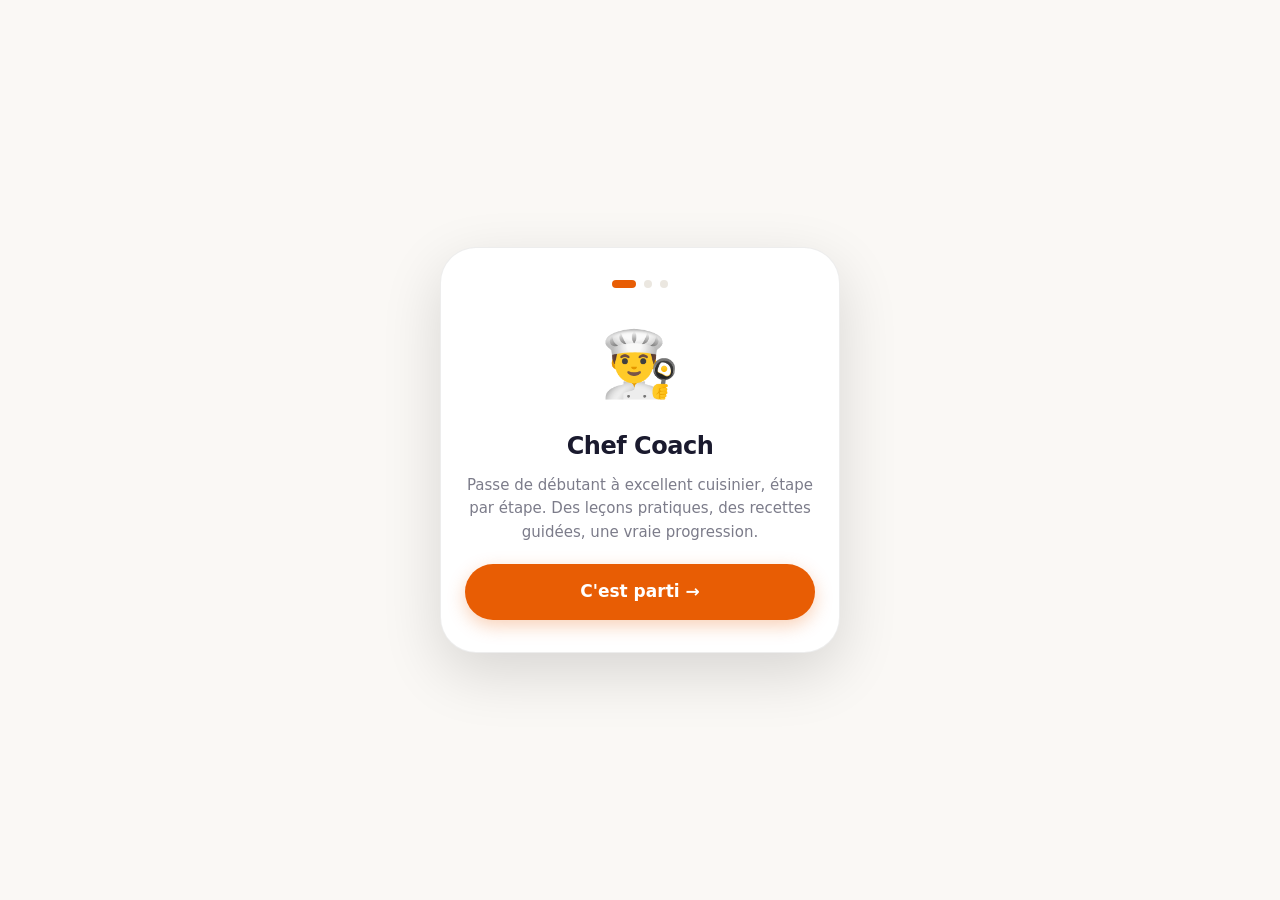
<file: index.html>
<!doctype html>
<html lang="fr">
<head>
  <meta charset="UTF-8" />
  <meta name="viewport" content="width=device-width, initial-scale=1, viewport-fit=cover" />
  <meta name="theme-color" content="#faf8f5" />
  <meta name="description" content="Chef Coach — apprendre les techniques de cuisine, pratiquer une recette par semaine et progresser pas à pas." />
  <meta name="apple-mobile-web-app-capable" content="yes" />
  <meta name="apple-mobile-web-app-status-bar-style" content="default" />
  <meta name="apple-mobile-web-app-title" content="Chef Coach" />
  <title>Chef Coach</title>
  <link rel="manifest" href="manifest.webmanifest" />
  <link rel="icon" type="image/png" sizes="192x192" href="assets/icon-192.png" />
  <link rel="icon" type="image/png" sizes="512x512" href="assets/icon-512.png" />
  <link rel="apple-touch-icon" href="assets/icon-192.png" />
  <link rel="stylesheet" href="app.css?v=20" />
</head>
<body>
  <div id="app">
    <main class="boot-error" aria-live="polite">
      <div class="boot-error-card">
        <div class="boot-error-icon">🍳</div>
        <h1>Chargement de Chef Coach</h1>
        <p>L’application démarre. Si ce message reste affiché, ouvre <a href="debug.html">le diagnostic</a>.</p>
      </div>
    </main>
  </div>
  <script>
    window.CHEF_COACH_BUILD = 'v20-lot-e';
    window.addEventListener('error', function (event) {
      var root = document.getElementById('app');
      if (!root) return;
      root.innerHTML = '<main class="boot-error"><div class="boot-error-card"><div class="boot-error-icon">⚠️</div><h1>Erreur de chargement</h1><p>' +
        String(event.message || 'Un fichier JavaScript ne se charge pas correctement.') +
        '</p><p class="t-small t-muted">Ouvre debug.html pour vérifier les fichiers.</p><button type="button" onclick="location.reload()">Recharger</button></div></main>';
    });
  </script>
  <script src="content/data.js?v=20"></script>
  <script src="js/state.js?v=20"></script>
  <script src="js/app.js?v=20"></script>
</body>
</html>
</file>
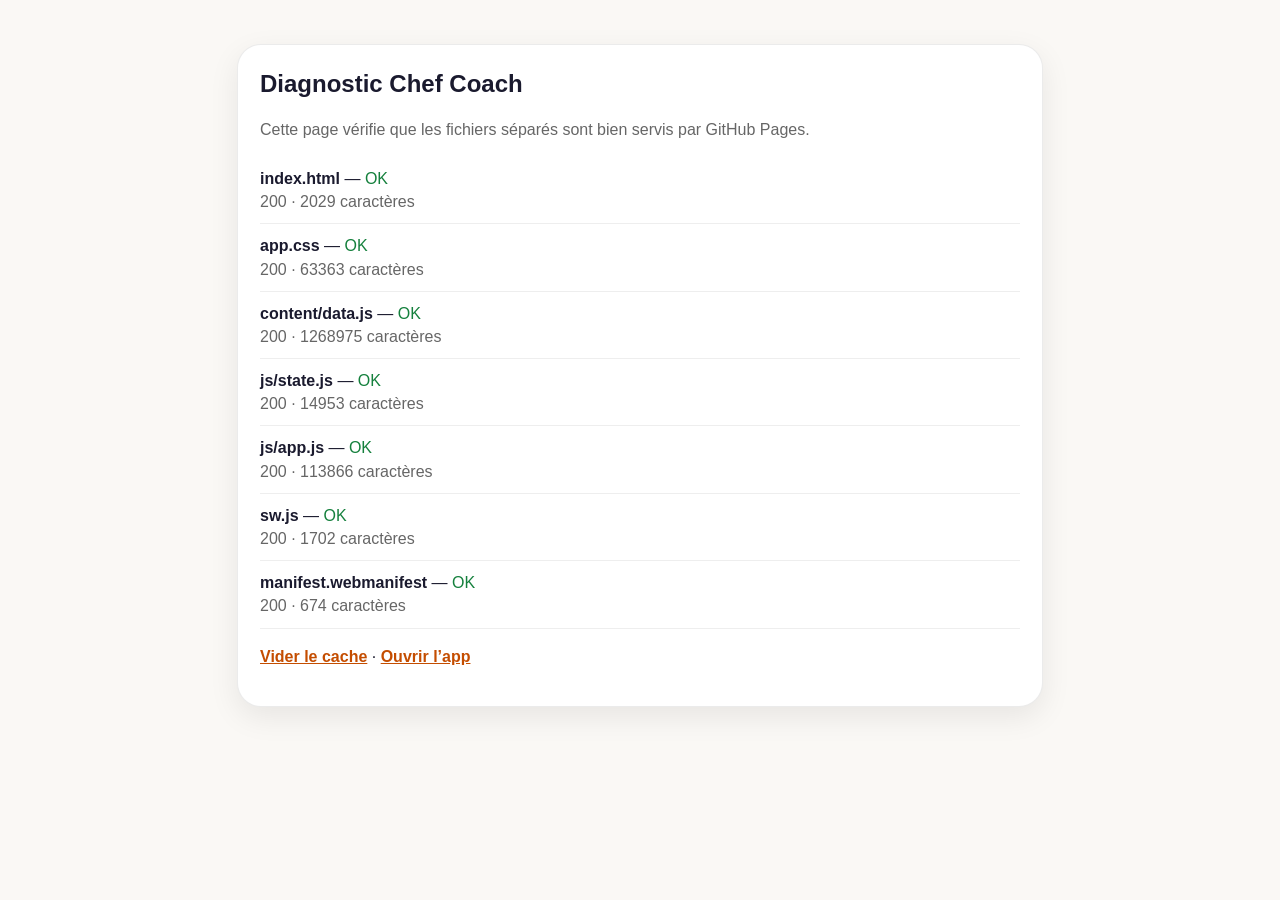
<file: debug.html>
<!doctype html>
<html lang="fr">
<head>
  <meta charset="UTF-8" />
  <meta name="viewport" content="width=device-width, initial-scale=1" />
  <title>Diagnostic Chef Coach</title>
  <style>
    body{font-family:-apple-system,BlinkMacSystemFont,"Segoe UI",sans-serif;background:#faf8f5;color:#1a1a2e;margin:0;padding:20px;line-height:1.45}
    main{max-width:760px;margin:24px auto;background:#fff;border:1px solid rgba(0,0,0,.08);border-radius:24px;padding:22px;box-shadow:0 10px 30px rgba(0,0,0,.08)}
    h1{margin:0 0 8px;font-size:24px}.ok{color:#15803d}.bad{color:#dc2626}.muted{color:#666}.row{padding:10px 0;border-bottom:1px solid #eee}code{background:#f3f0eb;padding:2px 5px;border-radius:6px}a{color:#c44d00;font-weight:700}
  </style>
</head>
<body>
<main>
  <h1>Diagnostic Chef Coach</h1>
  <p class="muted">Cette page vérifie que les fichiers séparés sont bien servis par GitHub Pages.</p>
  <div id="results"></div>
  <p><a href="reset.html">Vider le cache</a> · <a href="./">Ouvrir l’app</a></p>
</main>
<script>
const files = ['index.html','app.css','content/data.js','js/state.js','js/app.js','sw.js','manifest.webmanifest'];
const results = document.getElementById('results');
async function check(file){
  const row = document.createElement('div');
  row.className = 'row';
  row.innerHTML = '<strong>'+file+'</strong> — vérification…';
  results.appendChild(row);
  try{
    const res = await fetch(file + '?debug=' + Date.now(), {cache:'no-store'});
    const text = await res.text();
    let ok = res.ok && text.length > 0;
    let detail = res.status + ' · ' + text.length + ' caractères';
    if(file==='index.html' && !text.trim().startsWith('<!doctype html>')) { ok=false; detail += ' · index invalide'; }
    if(file==='app.css' && !text.includes('CHEF COACH')) { ok=false; detail += ' · CSS suspect'; }
    if(file==='content/data.js' && (!text.includes('var MODULES') || !text.includes('var LESSONS') || !text.includes('var SKILLS') || !text.includes('var REVIEW_CARDS'))) { ok=false; detail += ' · données ou Lot C absents'; }
    if(file==='js/state.js' && !text.includes('var state')) { ok=false; detail += ' · state absent'; }
    if(file==='js/app.js' && !text.includes('renderBootError')) { ok=false; detail += ' · app suspecte'; }
    row.innerHTML = '<strong>'+file+'</strong> — <span class="'+(ok?'ok':'bad')+'">'+(ok?'OK':'Problème')+'</span><br><span class="muted">'+detail+'</span>';
  }catch(e){
    row.innerHTML = '<strong>'+file+'</strong> — <span class="bad">Erreur</span><br><span class="muted">'+e.message+'</span>';
  }
}
files.reduce((p,f)=>p.then(()=>check(f)), Promise.resolve());
</script>
</body>
</html>
</file>
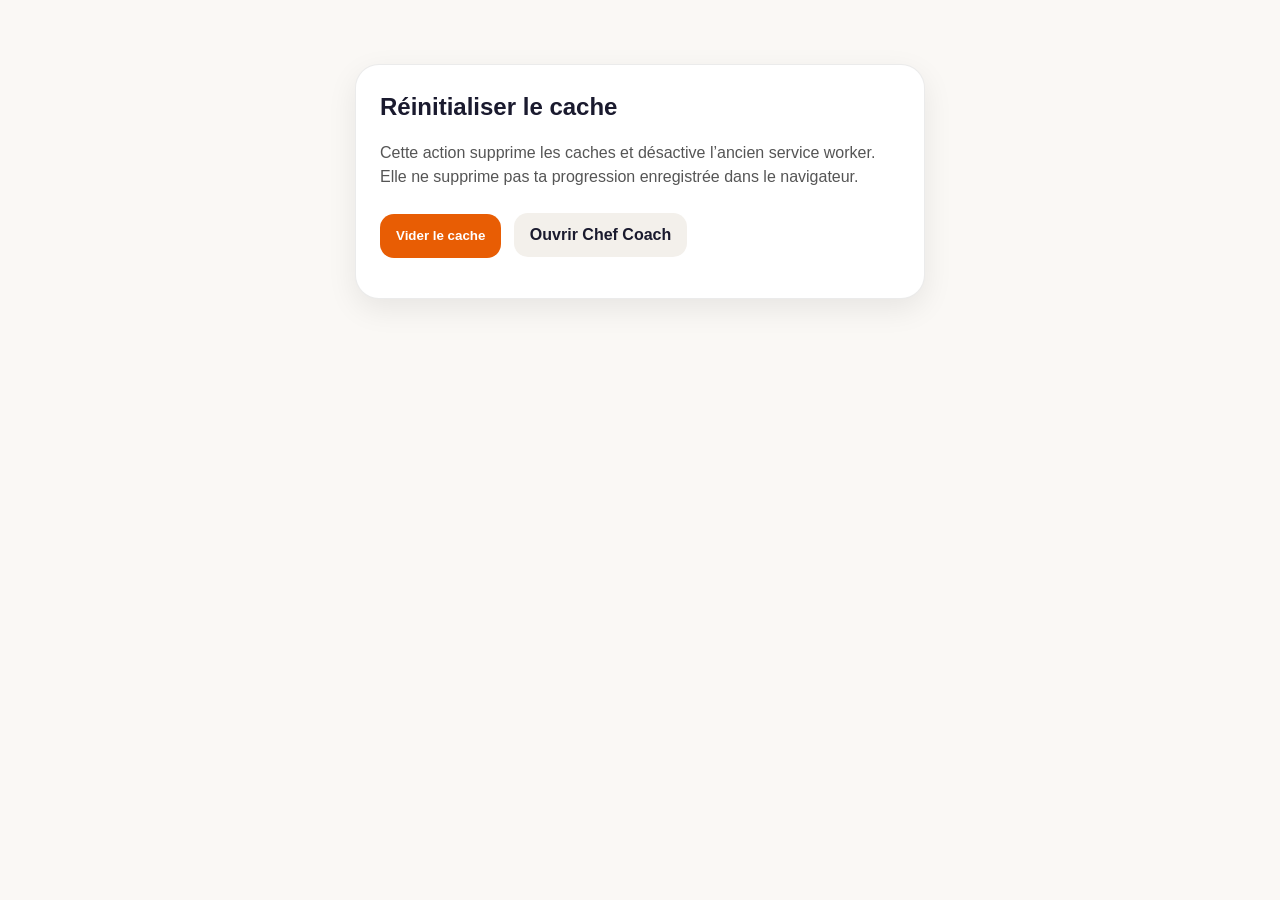
<file: reset.html>
<!doctype html>
<html lang="fr">
<head>
  <meta charset="UTF-8" />
  <meta name="viewport" content="width=device-width, initial-scale=1" />
  <title>Réinitialiser Chef Coach</title>
  <style>
    body{font-family:-apple-system,BlinkMacSystemFont,"Segoe UI",sans-serif;background:#faf8f5;color:#1a1a2e;margin:0;padding:24px;line-height:1.5}
    main{max-width:520px;margin:40px auto;background:#fff;border:1px solid rgba(0,0,0,.08);border-radius:24px;padding:24px;box-shadow:0 10px 30px rgba(0,0,0,.08)}
    h1{font-size:24px;margin:0 0 8px}p{color:#555}button,a{display:inline-flex;align-items:center;justify-content:center;height:44px;padding:0 16px;border-radius:14px;border:0;font-weight:700;text-decoration:none;margin-top:8px;margin-right:8px}button{background:#e85d04;color:#fff}a{background:#f3f0eb;color:#1a1a2e}
    code{background:#f3f0eb;padding:2px 5px;border-radius:6px}
  </style>
</head>
<body>
  <main>
    <h1>Réinitialiser le cache</h1>
    <p>Cette action supprime les caches et désactive l’ancien service worker. Elle ne supprime pas ta progression enregistrée dans le navigateur.</p>
    <button id="reset">Vider le cache</button>
    <a href="./">Ouvrir Chef Coach</a>
    <p id="status"></p>
  </main>
  <script>
    document.getElementById('reset').addEventListener('click', async function () {
      const status = document.getElementById('status');
      status.textContent = 'Nettoyage en cours…';
      try {
        if ('serviceWorker' in navigator) {
          const regs = await navigator.serviceWorker.getRegistrations();
          await Promise.all(regs.map(reg => reg.unregister()));
        }
        if ('caches' in window) {
          const keys = await caches.keys();
          await Promise.all(keys.map(key => caches.delete(key)));
        }
        status.textContent = 'Cache vidé. Tu peux rouvrir l’application.';
      } catch (e) {
        status.textContent = 'Erreur pendant le nettoyage : ' + e.message;
      }
    });
  </script>
</body>
</html>
</file>
<file: app.css>
/* ═══════════════════════════════════════════════════
   CHEF COACH — Design System
   CSS propre, écrit une seule fois
═══════════════════════════════════════════════════ */

/* ─── Tokens ─── */
:root {
  --bg:          #faf8f5;
  --surface:     #ffffff;
  --surface-2:   #f3f0eb;
  --surface-3:   #ebe7e0;
  --border:      rgba(0,0,0,0.07);
  --border-md:   rgba(0,0,0,0.12);
  --text:        #1a1a2e;
  --muted:       #7c7c8a;
  --orange:      #e85d04;
  --orange-dark: #c44d00;
  --orange-soft: #fff2e8;
  --green:       #16a34a;
  --green-soft:  #f0fdf4;
  --blue:        #2563eb;
  --blue-soft:   #eff6ff;
  --red:         #dc2626;
  --red-soft:    #fef2f2;
  --yellow:      #d97706;
  --yellow-soft: #fffbeb;

  --r-xs:  8px;
  --r-sm:  12px;
  --r-md:  16px;
  --r-lg:  20px;
  --r-xl:  28px;
  --r-2xl: 36px;

  --sh-xs: 0 1px 4px rgba(0,0,0,0.06);
  --sh-sm: 0 2px 10px rgba(0,0,0,0.08);
  --sh-md: 0 8px 24px rgba(0,0,0,0.10);
  --sh-lg: 0 20px 60px rgba(0,0,0,0.14);

  --nav-h:    64px;
  --safe-bot: env(safe-area-inset-bottom, 0px);
  --safe-top: env(safe-area-inset-top, 0px);
  --font: -apple-system, 'SF Pro Text', BlinkMacSystemFont, 'Segoe UI', system-ui, sans-serif;
  --font-display: -apple-system, 'SF Pro Display', BlinkMacSystemFont, 'Segoe UI', system-ui, sans-serif;
}

html[data-theme="light"] {
  color-scheme: light;
  --bg:          #faf8f5;
  --surface:     #ffffff;
  --surface-2:   #f3f0eb;
  --surface-3:   #ebe7e0;
  --border:      rgba(0,0,0,0.07);
  --border-md:   rgba(0,0,0,0.12);
  --text:        #1a1a2e;
  --muted:       #7c7c8a;
  --orange-soft: #fff2e8;
  --orange-dark: #c44d00;
  --green-soft:  #f0fdf4;
  --blue-soft:   #eff6ff;
  --red-soft:    #fef2f2;
  --yellow-soft: #fffbeb;
}
html[data-theme="dark"] {
  color-scheme: dark;
  --bg:          #111118;
  --surface:     #1c1c24;
  --surface-2:   #26262f;
  --surface-3:   #31313c;
  --border:      rgba(255,255,255,0.07);
  --border-md:   rgba(255,255,255,0.13);
  --text:        #f0f0f5;
  --muted:       #8888a0;
  --orange-soft: #2d1600;
  --orange-dark: #fb8033;
  --green-soft:  #0a2018;
  --blue-soft:   #0c1a3d;
  --red-soft:    #2a0a0a;
  --yellow-soft: #1f1000;
}

/* ─── Reset ─── */
*, *::before, *::after { box-sizing: border-box; margin: 0; padding: 0; }
html {
  background: var(--bg);
  font-family: var(--font);
  font-size: 16px;
  line-height: 1.5;
  color: var(--text);
  -webkit-font-smoothing: antialiased;
  -webkit-text-size-adjust: 100%;
}
body { min-height: 100dvh; overflow-x: hidden; }
button { font: inherit; border: none; background: none; cursor: pointer; -webkit-tap-highlight-color: transparent; }
input, textarea, select { font: inherit; outline: none; }
img, svg { display: block; max-width: 100%; }
a { color: inherit; text-decoration: none; -webkit-tap-highlight-color: transparent; }
ul { list-style: none; }

/* ─── Shell ─── */
#app { min-height: 100dvh; }

.page {
  width: 100%;
  max-width: min(480px, 100vw);
  margin: 0 auto;
  padding: 0 0 calc(var(--nav-h) + var(--safe-bot) + 20px);
  min-height: 100dvh;
  overflow-x: hidden;
}

/* ─── Bottom Nav ─── */
.bottom-nav {
  position: fixed;
  bottom: 0; left: 0; right: 0;
  z-index: 200;
  background: rgba(250,248,245,0.95);
  backdrop-filter: blur(24px);
  -webkit-backdrop-filter: blur(24px);
  border-top: 1px solid var(--border);
  display: flex;
  justify-content: center;
  padding-bottom: var(--safe-bot);
}
body.has-onboarding .bottom-nav { display: none; }
.nav-inner {
  display: flex;
  width: 100%;
  max-width: min(480px, 100vw);
  justify-content: space-around;
}
.nav-btn {
  display: flex;
  flex-direction: column;
  align-items: center;
  gap: 3px;
  padding: 10px 8px 8px;
  color: var(--muted);
  font-size: 10px;
  font-weight: 600;
  letter-spacing: 0.01em;
  transition: color 0.15s;
  min-width: 56px;
  border-radius: var(--r-sm);
}
.nav-btn svg { width: 22px; height: 22px; }
.nav-btn.active { color: var(--orange); }

/* ─── Typography ─── */
.t-display { font-family: var(--font-display); font-size: 28px; font-weight: 800; line-height: 1.1; letter-spacing: -0.03em; }
.t-title   { font-family: var(--font-display); font-size: 22px; font-weight: 800; line-height: 1.15; letter-spacing: -0.02em; }
.t-h3      { font-size: 17px; font-weight: 700; line-height: 1.3; }
.t-h4      { font-size: 15px; font-weight: 700; line-height: 1.3; }
.t-body    { font-size: 15px; line-height: 1.55; }
.t-small   { font-size: 13px; line-height: 1.45; }
.t-muted   { color: var(--muted); }
.t-orange  { color: var(--orange); }
.t-green   { color: var(--green); }
.t-red     { color: var(--red); }

/* ─── Spacing utilities ─── */
.mt-4  { margin-top: 4px; }
.mt-8  { margin-top: 8px; }
.mt-12 { margin-top: 12px; }
.mt-16 { margin-top: 16px; }
.mt-20 { margin-top: 20px; }
.mt-24 { margin-top: 24px; }
.mb-8  { margin-bottom: 8px; }
.mb-12 { margin-bottom: 12px; }
.mb-16 { margin-bottom: 16px; }
.mb-20 { margin-bottom: 20px; }

/* ─── Stack / layout ─── */
.stack    { display: flex; flex-direction: column; }
.stack-4  { display: flex; flex-direction: column; gap: 4px; }
.stack-8  { display: flex; flex-direction: column; gap: 8px; }
.stack-10 { display: flex; flex-direction: column; gap: 10px; }
.stack-12 { display: flex; flex-direction: column; gap: 12px; }
.stack-16 { display: flex; flex-direction: column; gap: 16px; }
.stack-20 { display: flex; flex-direction: column; gap: 20px; }
.row      { display: flex; align-items: center; }
.row-sb   { display: flex; align-items: center; justify-content: space-between; }
.row-gap8 { gap: 8px; }
.row-gap12{ gap: 12px; }
.grow     { flex: 1; min-width: 0; }
.hidden   { display: none !important; }

/* ─── Padding horizontal (sections de page) ─── */
.px { padding-left: 16px; padding-right: 16px; }

/* ─── Cards ─── */
.card {
  background: var(--surface);
  border-radius: var(--r-xl);
  border: 1px solid var(--border);
  box-shadow: var(--sh-sm);
  padding: 16px;
}
.card-flat {
  background: var(--surface-2);
  border-radius: var(--r-lg);
  padding: 14px;
}

/* ─── Buttons ─── */
.btn {
  display: inline-flex;
  align-items: center;
  justify-content: center;
  gap: 8px;
  height: 48px;
  padding: 0 20px;
  border-radius: var(--r-lg);
  font-size: 15px;
  font-weight: 700;
  cursor: pointer;
  transition: transform 0.1s, opacity 0.15s;
  -webkit-tap-highlight-color: transparent;
  white-space: nowrap;
  text-decoration: none;
}
.btn:active { transform: scale(0.97); }
.btn-sm  { height: 36px; padding: 0 14px; font-size: 13px; border-radius: var(--r-sm); }
.btn-lg  { height: 56px; padding: 0 28px; font-size: 17px; border-radius: var(--r-xl); }
.btn-full { width: 100%; }
.btn-primary  { background: var(--orange); color: white; box-shadow: 0 6px 18px rgba(232,93,4,0.28); }
.btn-secondary{ background: var(--surface-2); color: var(--text); }
.btn-ghost    { background: transparent; color: var(--muted); }
.btn-green    { background: var(--green); color: white; box-shadow: 0 6px 16px rgba(22,163,74,0.22); }
.btn:disabled { opacity: 0.4; pointer-events: none; }

/* ─── Badges ─── */
.badge {
  display: inline-flex; align-items: center; gap: 4px;
  padding: 3px 10px; border-radius: 999px;
  font-size: 12px; font-weight: 700; white-space: nowrap;
}
.badge-orange { background: var(--orange-soft); color: var(--orange-dark); }
.badge-green  { background: var(--green-soft);  color: var(--green); }
.badge-blue   { background: var(--blue-soft);   color: var(--blue); }
.badge-red    { background: var(--red-soft);    color: var(--red); }
.badge-yellow { background: var(--yellow-soft); color: var(--yellow); }
.badge-neutral{ background: var(--surface-2);  color: var(--muted); }

/* ─── Progress bar ─── */
.progress-bar {
  height: 8px; background: var(--surface-3);
  border-radius: 999px; overflow: hidden;
}
.progress-fill {
  height: 100%; border-radius: 999px;
  background: linear-gradient(90deg, var(--orange), #facc15);
  transition: width 0.5s cubic-bezier(0.4,0,0.2,1);
  min-width: 3px;
}
.progress-bar.thin   { height: 5px; }
.progress-bar.thick  { height: 12px; }

/* ─── Difficulty dots ─── */
.diff-dot {
  display: inline-block; width: 6px; height: 6px;
  border-radius: 50%; background: var(--surface-3);
  margin-right: 2px;
}
.diff-dot.filled { background: var(--orange); }
.difficulty { display: inline-flex; align-items: center; }

/* ─── Section header ─── */
.sec-header { display: flex; align-items: flex-end; justify-content: space-between; margin-bottom: 14px; }
.sec-header-link { font-size: 14px; color: var(--orange); font-weight: 600; }

/* ─── Toasts ─── */
.toast {
  position: fixed;
  bottom: calc(var(--nav-h) + var(--safe-bot) + 14px);
  left: 50%; transform: translateX(-50%);
  z-index: 500;
  background: var(--text); color: white;
  padding: 12px 20px; border-radius: 999px;
  font-size: 14px; font-weight: 700;
  box-shadow: var(--sh-lg); white-space: nowrap;
  animation: toastIn 0.2s ease both;
}
@keyframes toastIn {
  from { opacity: 0; transform: translateX(-50%) translateY(8px); }
  to   { opacity: 1; transform: translateX(-50%) translateY(0); }
}

/* ─── Empty state ─── */
.empty-state { text-align: center; padding: 40px 20px; color: var(--muted); }
.empty-icon  { font-size: 48px; margin-bottom: 12px; }
.empty-title { font-size: 17px; font-weight: 700; color: var(--text); }
.empty-sub   { font-size: 14px; margin-top: 6px; line-height: 1.5; }

/* ════════════════════════════════════════════════
   ACCUEIL
════════════════════════════════════════════════ */
.home-hero {
  width: 100%;
  max-width: 100vw;
  background: linear-gradient(135deg, #1a1a2e 0%, #16213e 55%, #2d1b10 100%);
  border-radius: 0 0 var(--r-2xl) var(--r-2xl);
  padding: calc(var(--safe-top) + 20px) 20px 24px;
  color: white;
  position: relative;
  overflow: hidden;
}
.home-hero::before {
  content: '';
  position: absolute;
  top: -30px; right: -30px;
  width: 180px; height: 180px;
  background: radial-gradient(circle, rgba(232,93,4,0.4), transparent 70%);
  pointer-events: none;
}
.hero-greeting { font-size: 12px; font-weight: 600; color: rgba(255,255,255,0.55); letter-spacing: 0.05em; text-transform: uppercase; }
.home-hero .row-sb { align-items: flex-start; gap: 12px; min-width: 0; }
.home-hero .row-sb > div:first-child { min-width: 0; }
.hero-title { font-family: var(--font-display); font-size: 26px; font-weight: 800; line-height: 1.15; letter-spacing: -0.02em; margin-top: 4px; overflow-wrap: anywhere; }
.hero-sub { font-size: 14px; color: rgba(255,255,255,0.6); margin-top: 4px; }
.streak-pill {
  display: inline-flex; align-items: center; gap: 6px;
  padding: 6px 12px;
  background: rgba(255,255,255,0.12);
  border: 1px solid rgba(255,255,255,0.15);
  border-radius: 999px;
  font-size: 13px; font-weight: 700; color: white;
  backdrop-filter: blur(8px);
  flex-shrink: 1;
  white-space: nowrap;
}
.hero-stats {
  display: grid; grid-template-columns: repeat(3,1fr);
  gap: 8px; margin-top: 18px;
}
.hero-stat {
  background: rgba(255,255,255,0.09);
  border: 1px solid rgba(255,255,255,0.1);
  border-radius: var(--r-md); padding: 10px; text-align: center;
  min-width: 0;
}
.hero-stat-val { font-family: var(--font-display); font-size: 22px; font-weight: 800; color: white; }
.hero-stat-lbl { font-size: 11px; color: rgba(255,255,255,0.5); margin-top: 2px; }

/* Contenu de l'accueil avec padding horizontal */
.home-hero + * { margin-top: 20px; }
#current-page > *:not(.home-hero) { padding-left: 16px; padding-right: 16px; }
#current-page > .home-hero { margin-left: 0; margin-right: 0; }

.mission-card {
  background: var(--orange-soft);
  border: 1.5px solid rgba(232,93,4,0.18);
  border-radius: var(--r-xl); padding: 16px;
}
.mission-label { font-size: 11px; font-weight: 700; text-transform: uppercase; letter-spacing: 0.08em; color: var(--orange-dark); }
.mission-title { font-size: 17px; font-weight: 800; margin-top: 4px; line-height: 1.3; }
.mission-sub   { font-size: 13px; color: var(--muted); margin-top: 4px; }

.quick-grid { display: grid; grid-template-columns: 1fr 1fr; gap: 10px; }
.quick-tile {
  background: var(--surface); border: 1px solid var(--border);
  border-radius: var(--r-xl); padding: 18px; text-align: center;
  box-shadow: var(--sh-xs); cursor: pointer;
  transition: transform 0.1s;
  display: block;
}
.quick-tile:active { transform: scale(0.97); }
.quick-icon  { font-size: 30px; }
.quick-title { font-size: 15px; font-weight: 800; margin-top: 8px; }
.quick-sub   { font-size: 12px; color: var(--muted); }

.action-grid { display: grid; grid-template-columns: 1fr; gap: 10px; }
.action-card {
  display: grid;
  grid-template-columns: 44px 1fr;
  gap: 10px 12px;
  align-items: center;
  background: var(--surface);
  border: 1px solid var(--border);
  border-radius: var(--r-xl);
  padding: 14px;
  box-shadow: var(--sh-xs);
}
.action-card:active { transform: scale(0.99); }
.action-card .progress-bar { grid-column: 2; }
.action-primary {
  background: var(--orange-soft);
  border-color: rgba(232,93,4,0.2);
}
.action-icon {
  grid-row: span 2;
  width: 44px; height: 44px;
  border-radius: var(--r-md);
  display: flex; align-items: center; justify-content: center;
  background: var(--surface-2);
  font-size: 22px;
}
.action-title { font-size: 15px; font-weight: 800; line-height: 1.25; }
.action-sub { font-size: 12px; color: var(--muted); line-height: 1.35; }

.xp-pill {
  display: inline-flex; align-items: center; gap: 6px;
  padding: 7px 14px;
  background: var(--yellow-soft);
  border: 1px solid rgba(217,119,6,0.2);
  border-radius: 999px;
  font-size: 14px; font-weight: 800; color: var(--yellow);
}

/* ════════════════════════════════════════════════
   APPRENDRE — Modules
════════════════════════════════════════════════ */
.learn-hero {
  padding: calc(var(--safe-top) + 18px) 16px 18px;
  background: linear-gradient(135deg, #fff7ed, #ffffff 58%, #f0fdf4);
  border-bottom: 1px solid var(--border);
}
.learn-progress {
  background: rgba(255,255,255,0.72);
  border: 1px solid var(--border);
  border-radius: var(--r-lg);
  padding: 12px;
  font-size: 13px;
  color: var(--muted);
  font-weight: 700;
}
.continue-card {
  display: flex;
  align-items: center;
  justify-content: space-between;
  gap: 12px;
  padding: 14px 16px;
  background: var(--text);
  color: white;
  border-radius: var(--r-xl);
  box-shadow: var(--sh-md);
}
.continue-label {
  font-size: 11px;
  font-weight: 800;
  letter-spacing: 0.08em;
  text-transform: uppercase;
  color: rgba(255,255,255,0.62);
}
.continue-title { font-size: 17px; font-weight: 800; line-height: 1.25; margin-top: 3px; }
.continue-sub { font-size: 13px; color: rgba(255,255,255,0.68); margin-top: 2px; }
.continue-arrow {
  width: 34px;
  height: 34px;
  border-radius: 50%;
  background: rgba(255,255,255,0.14);
  display: flex;
  align-items: center;
  justify-content: center;
  flex-shrink: 0;
  font-size: 18px;
  font-weight: 800;
}
.learn-groups { padding: 16px; }
#current-page > .learn-hero { padding: calc(var(--safe-top) + 18px) 16px 18px; }
#current-page > .learn-groups { padding: 16px; }
.learn-group {
  background: transparent;
}
.learn-group-head {
  display: flex;
  justify-content: space-between;
  gap: 12px;
  align-items: flex-start;
}
.learn-group-title { font-size: 18px; font-weight: 800; line-height: 1.2; }
.learn-group-sub { font-size: 13px; color: var(--muted); margin-top: 3px; line-height: 1.4; }
.learn-group-count {
  flex-shrink: 0;
  padding: 5px 10px;
  border-radius: 999px;
  background: var(--surface-2);
  color: var(--muted);
  font-size: 12px;
  font-weight: 800;
}
.module-card {
  background: var(--surface);
  border-radius: var(--r-xl);
  border: 1px solid var(--border);
  box-shadow: var(--sh-sm);
  overflow: hidden;
}
.module-header {
  display: flex; align-items: center; gap: 14px;
  padding: 16px; cursor: pointer;
}
.module-header:active { background: var(--surface-2); }
.module-emoji {
  width: 48px; height: 48px; border-radius: var(--r-md);
  display: flex; align-items: center; justify-content: center;
  font-size: 24px; flex-shrink: 0;
}
.module-meta  { flex: 1; min-width: 0; }
.module-title { font-size: 16px; font-weight: 800; }
.module-desc  { font-size: 13px; color: var(--muted); margin-top: 2px; }
.module-progress-row { display: flex; align-items: center; gap: 10px; margin-top: 8px; }
.module-progress-label { font-size: 12px; color: var(--muted); font-weight: 600; white-space: nowrap; }
.module-chevron { font-size: 20px; color: var(--muted); transition: transform 0.25s; flex-shrink: 0; }
.module-chevron.open { transform: rotate(90deg); }

.module-lessons {
  border-top: 1px solid var(--border);
  max-height: 0; overflow: hidden;
  transition: max-height 0.35s ease;
}
.module-lessons.open { max-height: 2000px; }

.lesson-row {
  display: flex; align-items: center; gap: 14px;
  padding: 13px 16px; cursor: pointer;
  border-bottom: 1px solid var(--border);
  transition: background 0.1s;
}
.lesson-row:last-child { border-bottom: none; }
.lesson-row:active { background: var(--surface-2); }
.lesson-icon {
  width: 38px; height: 38px; border-radius: var(--r-sm);
  background: var(--surface-2);
  display: flex; align-items: center; justify-content: center;
  font-size: 18px; flex-shrink: 0;
}
.lesson-icon.done { background: var(--green-soft); }
.lesson-row-meta { flex: 1; min-width: 0; }
.lesson-row-title { font-size: 14px; font-weight: 700; }
.lesson-row-sub   { font-size: 12px; color: var(--muted); margin-top: 2px; white-space: nowrap; overflow: hidden; text-overflow: ellipsis; }
.lesson-row-dur   { font-size: 12px; color: var(--muted); font-weight: 600; flex-shrink: 0; }

/* ════════════════════════════════════════════════
   LEÇON PLAYER
════════════════════════════════════════════════ */
.lesson-topbar {
  display: flex; align-items: center; gap: 12px;
  width: 100%;
  max-width: 100vw;
  padding: calc(var(--safe-top) + 12px) 16px 12px;
  background: var(--surface);
  border-bottom: 1px solid var(--border);
  position: sticky; top: 0; z-index: 50;
}
.back-btn {
  width: 36px; height: 36px; border-radius: var(--r-sm);
  background: var(--surface-2);
  display: flex; align-items: center; justify-content: center;
  font-size: 18px; flex-shrink: 0; color: var(--text);
  cursor: pointer; text-decoration: none;
}
.step-counter { font-size: 12px; font-weight: 700; color: var(--muted); white-space: nowrap; }

.concept-card {
  background: var(--surface); border-radius: var(--r-xl);
  border: 1px solid var(--border); padding: 20px;
  box-shadow: var(--sh-sm);
}
.concept-num {
  display: inline-flex; align-items: center; justify-content: center;
  width: 28px; height: 28px; border-radius: 999px;
  background: var(--orange-soft); color: var(--orange-dark);
  font-size: 13px; font-weight: 800; margin-bottom: 12px;
}
.concept-title { font-size: 18px; font-weight: 800; line-height: 1.25; }
.concept-body  { font-size: 15px; line-height: 1.65; color: #2d2d3e; margin-top: 10px; }
.concept-tip {
  display: flex; gap: 8px; margin-top: 14px;
  padding: 12px; background: var(--orange-soft);
  border-radius: var(--r-md); font-size: 13px; line-height: 1.5; color: #7c3a00;
}

.go-further {
  background: var(--blue-soft);
  border: 1px solid rgba(37,99,235,0.15);
  border-radius: var(--r-xl); padding: 20px;
}
.go-further-label { font-size: 11px; font-weight: 700; text-transform: uppercase; letter-spacing: 0.08em; color: var(--blue); }
.go-further-title { font-size: 17px; font-weight: 800; margin-top: 4px; }
.go-further-body  { font-size: 14px; line-height: 1.65; color: #1e3a8a; margin-top: 10px; }

.lesson-nav {
  display: flex; gap: 10px;
}
.lesson-nav .btn { flex: 1; }
.lesson-nav .btn-secondary { flex: 0 0 auto; min-width: 100px; }

/* ─── Quiz ─── */
.quiz-section { padding-bottom: 12px; }
.quiz-label { font-size: 12px; font-weight: 700; text-transform: uppercase; letter-spacing: 0.08em; color: var(--orange); }
.quiz-q { font-size: 19px; font-weight: 800; line-height: 1.3; margin-top: 8px; }
.quiz-options { display: flex; flex-direction: column; gap: 10px; }
.quiz-opt {
  padding: 14px 16px;
  background: var(--surface);
  border: 1.5px solid var(--border-md);
  border-radius: var(--r-lg);
  font-size: 15px; font-weight: 600;
  text-align: left; line-height: 1.4;
  cursor: pointer; transition: border-color 0.15s, background 0.15s;
}
.quiz-opt:active:not(.disabled) { background: var(--surface-2); }
.quiz-opt.correct  { border-color: var(--green); background: var(--green-soft); color: #14532d; }
.quiz-opt.wrong    { border-color: var(--red);   background: var(--red-soft);   color: #7f1d1d; }
.quiz-opt.disabled { cursor: default; pointer-events: none; }

.quiz-explanation {
  padding: 14px; background: var(--surface-2);
  border-radius: var(--r-lg); border-left: 3px solid var(--orange);
  font-size: 14px; line-height: 1.55; margin-top: 12px;
}

/* ─── Leçon terminée ─── */
.lesson-complete { text-align: center; padding: 32px 20px 20px; }
.complete-emoji  { font-size: 64px; margin-bottom: 16px; }
.complete-title  { font-family: var(--font-display); font-size: 26px; font-weight: 800; }
.complete-sub    { font-size: 15px; color: var(--muted); margin-top: 8px; }

/* ════════════════════════════════════════════════
   RECETTES
════════════════════════════════════════════════ */
.search-bar {
  display: flex; align-items: center; gap: 10px;
  background: var(--surface); border: 1px solid var(--border-md);
  border-radius: var(--r-lg); padding: 0 14px; height: 44px;
  box-shadow: var(--sh-xs);
  margin: 0 16px;
}
.search-bar input {
  flex: 1; background: none; border: none;
  font-size: 15px; color: var(--text);
}
.search-bar input::placeholder { color: var(--muted); }
.search-icon { color: var(--muted); font-size: 16px; }

.filter-row {
  display: flex; gap: 8px; overflow-x: auto;
  padding: 2px 16px 8px; scrollbar-width: none;
}
.filter-row::-webkit-scrollbar { display: none; }
.filter-chip {
  flex-shrink: 0; padding: 7px 14px;
  background: var(--surface); border: 1.5px solid var(--border-md);
  border-radius: 999px; font-size: 13px; font-weight: 700;
  color: var(--muted); cursor: pointer; transition: all 0.15s;
}
.filter-chip.active { background: var(--text); color: white; border-color: var(--text); }

.recipe-filter-panel {
  display: grid;
  grid-template-columns: 1fr 1fr;
  gap: 8px;
  padding: 0 16px 8px;
}
.recipe-filter-control {
  min-width: 0;
  height: 42px;
  border: 1px solid var(--border-md);
  border-radius: var(--r-md);
  background: var(--surface);
  color: var(--text);
  padding: 0 12px;
  font-size: 13px;
  font-weight: 700;
}
#recipe-skill, #recipe-ingredient { grid-column: span 2; }
.recipes-count {
  padding: 0 16px 4px;
  font-size: 12px;
  font-weight: 700;
  color: var(--muted);
}

.recipes-grid { display: flex; flex-direction: column; gap: 12px; padding: 0 16px; }

.recipe-card {
  background: var(--surface); border: 1px solid var(--border);
  border-radius: var(--r-xl); box-shadow: var(--sh-sm);
  overflow: hidden; cursor: pointer;
  transition: transform 0.1s;
}
.recipe-card:active { transform: scale(0.99); }
.recipe-cover {
  height: 130px; display: flex; align-items: flex-end;
  padding: 12px; position: relative; overflow: hidden;
}
.recipe-cover-emoji {
  position: absolute; top: 50%; left: 50%;
  transform: translate(-50%, -58%);
  font-size: 52px; opacity: 0.9;
}
.recipe-cover-badges { position: relative; z-index: 1; display: flex; gap: 6px; flex-wrap: wrap; }
.recipe-info { padding: 14px; }
.recipe-title { font-size: 16px; font-weight: 800; line-height: 1.25; }
.recipe-meta-row { display: flex; align-items: center; gap: 10px; margin-top: 8px; flex-wrap: wrap; }
.recipe-meta-item { display: flex; align-items: center; gap: 4px; font-size: 12px; color: var(--muted); font-weight: 600; }
.skill-chips {
  display: flex;
  flex-wrap: wrap;
  gap: 6px;
  margin: 10px 16px 0;
}
.recipe-info .skill-chips { margin: 10px 0 0; }
.skill-chip {
  display: inline-flex;
  align-items: center;
  min-height: 24px;
  padding: 3px 8px;
  border-radius: 999px;
  background: var(--blue-soft);
  color: var(--blue);
  font-size: 11px;
  font-weight: 800;
}
.skill-chip.more { background: var(--surface-2); color: var(--muted); }

/* ════════════════════════════════════════════════
   RECETTE DÉTAIL
════════════════════════════════════════════════ */
.recipe-detail-wrap { padding: 0 16px; }
.recipe-hero {
  height: 200px; border-radius: var(--r-2xl);
  display: flex; align-items: center; justify-content: center;
  position: relative; overflow: hidden;
  margin: 0 16px;
}
.recipe-hero-overlay {
  position: absolute; inset: 0;
  background: linear-gradient(to bottom, transparent 50%, rgba(0,0,0,0.25));
}
.recipe-done-banner {
  background: var(--green-soft); border: 1px solid rgba(22,163,74,0.2);
  border-radius: var(--r-lg); padding: 12px 14px;
  display: flex; align-items: center; gap: 10px;
  font-size: 14px; font-weight: 700; color: var(--green);
  margin: 0 16px;
}
.objectives-list { display: flex; flex-direction: column; gap: 8px; }
.objective-item { display: flex; align-items: flex-start; gap: 10px; font-size: 14px; line-height: 1.5; }
.objective-dot { width: 6px; height: 6px; border-radius: 50%; background: var(--orange); flex-shrink: 0; margin-top: 7px; }
.ingredients-list { display: flex; flex-direction: column; }
.ingredient-row { display: flex; align-items: baseline; gap: 10px; padding: 10px 0; border-bottom: 1px solid var(--border); font-size: 14px; }
.ingredient-row:last-child { border-bottom: none; }
.ingredient-qty  { font-weight: 800; min-width: 60px; color: var(--orange-dark); font-size: 13px; }
.ingredient-name { flex: 1; }
.ingredient-note { font-size: 12px; color: var(--muted); }

/* Espacement dans la page détail recette */
.recipe-detail-card { margin: 12px 16px 0; }

/* ════════════════════════════════════════════════
   APPRENDRE — Bouton révision
════════════════════════════════════════════════ */
.lesson-row-wrap {
  display: flex; align-items: stretch;
  border-bottom: 1px solid var(--border);
}
.lesson-row-wrap:last-child { border-bottom: none; }
.lesson-row-wrap .lesson-row {
  flex: 1; border-bottom: none;
}
.btn-revise {
  display: flex; align-items: center;
  padding: 0 14px;
  font-size: 12px; font-weight: 700;
  color: var(--orange-dark);
  background: var(--orange-soft);
  border-left: 1px solid var(--border);
  white-space: nowrap;
  cursor: pointer;
  text-decoration: none;
  transition: background 0.15s;
  -webkit-tap-highlight-color: transparent;
}
.btn-revise:active { background: rgba(232,93,4,0.15); }

/* ════════════════════════════════════════════════
   ONBOARDING
════════════════════════════════════════════════ */
.onboarding-overlay {
  position: fixed; inset: 0; z-index: 2000;
  background: var(--bg);
  display: flex; align-items: center; justify-content: center;
  padding: 24px 20px;
  animation: obIn 0.3s ease both;
}
.onboarding-overlay.ob-leaving { animation: obOut 0.35s ease both; }
@keyframes obIn  { from { opacity:0; transform: scale(0.96); } to { opacity:1; transform: scale(1); } }
@keyframes obOut { from { opacity:1; transform: scale(1); } to { opacity:0; transform: scale(1.04); } }

.onboarding-card {
  width: 100%; max-width: 400px;
  background: var(--surface);
  border-radius: var(--r-2xl);
  border: 1px solid var(--border);
  box-shadow: var(--sh-lg);
  padding: 32px 24px;
}

.ob-dots { display: flex; gap: 8px; justify-content: center; margin-bottom: 28px; }
.ob-dot  { width: 8px; height: 8px; border-radius: 50%; background: var(--surface-3); transition: all 0.2s; }
.ob-dot.active { width: 24px; border-radius: 4px; background: var(--orange); }

.ob-content { display: flex; flex-direction: column; gap: 0; }
.ob-emoji { font-size: 64px; text-align: center; margin-bottom: 16px; }
.ob-title { font-family: var(--font-display); font-size: 24px; font-weight: 800; text-align: center; letter-spacing: -0.02em; margin-bottom: 10px; }
.ob-sub   { font-size: 15px; color: var(--muted); text-align: center; line-height: 1.55; margin-bottom: 0; }

.level-choices { display: flex; flex-direction: column; gap: 10px; }
.level-choice {
  display: flex; align-items: center; gap: 14px;
  padding: 14px 16px;
  background: var(--surface-2);
  border: 2px solid var(--border);
  border-radius: var(--r-lg);
  cursor: pointer; text-align: left;
  transition: all 0.15s; font-size: 15px;
  -webkit-tap-highlight-color: transparent;
}
.level-choice:active { transform: scale(0.99); }
.level-choice.selected { border-color: var(--orange); background: var(--orange-soft); }
.level-emoji { font-size: 28px; flex-shrink: 0; }
.level-info  { display: flex; flex-direction: column; gap: 2px; }
.level-info strong { font-size: 15px; font-weight: 800; }
.level-info span   { font-size: 13px; color: var(--muted); }
.level-choice.selected .level-info span { color: var(--orange-dark); }

/* ════════════════════════════════════════════════
   NOTES RECETTE
════════════════════════════════════════════════ */
.recipe-note-section { padding: 0 16px 24px; }
.recipe-note-empty {
  padding: 24px;
  background: var(--surface-2);
  border-radius: var(--r-xl);
  text-align: center;
  border: 2px dashed var(--border-md);
}
.recipe-note-display {
  overflow: hidden;
  padding: 0;
}
.recipe-note-display .card { padding: 0; }
.recipe-note-photo {
  width: 100%; aspect-ratio: 4/3;
  object-fit: cover; display: block;
  border-radius: var(--r-xl) var(--r-xl) 0 0;
}
.recipe-note-rating { font-size: 20px; padding: 12px 16px 0; }
.recipe-note-text   { font-size: 15px; line-height: 1.55; padding: 8px 16px; color: var(--text); }
.recipe-note-date   { font-size: 12px; color: var(--muted); padding: 4px 16px 14px; }

/* Dark mode onboarding */
@media (prefers-color-scheme: dark) {
  .onboarding-overlay { background: var(--bg); }
  .level-choice { background: var(--surface-2); }
  .level-choice.selected { background: var(--orange-soft); }
}

/* ════════════════════════════════════════════════
   MODE CUISINE
════════════════════════════════════════════════ */
.cooking-mode {
  position: fixed; inset: 0; z-index: 1000;
  background: var(--bg);
  display: flex; flex-direction: column; overflow: hidden;
}
.cooking-topbar {
  display: flex; align-items: center; gap: 12px;
  width: 100%;
  max-width: 100vw;
  padding: calc(var(--safe-top) + 12px) 16px 12px;
  background: var(--surface); border-bottom: 1px solid var(--border);
  flex-shrink: 0;
}
.cooking-step-counter { font-size: 13px; font-weight: 800; color: var(--orange); white-space: nowrap; }

.cooking-body {
  flex: 1; overflow-y: auto;
  padding: 20px 16px 16px;
  max-width: 480px; margin: 0 auto; width: 100%;
}
.cooking-step-num    { font-size: 12px; font-weight: 800; text-transform: uppercase; letter-spacing: 0.08em; color: var(--orange); margin-bottom: 8px; }
.cooking-step-title  { font-family: var(--font-display); font-size: 26px; font-weight: 800; line-height: 1.15; letter-spacing: -0.02em; }
.cooking-step-action { font-size: 17px; line-height: 1.65; color: var(--text); margin-top: 14px; }

.cooking-ingredients {
  margin-top: 16px;
  padding: 14px;
  background: var(--surface);
  border: 1px solid var(--border);
  border-radius: var(--r-lg);
}
.cooking-ingredients-label {
  font-size: 11px;
  font-weight: 800;
  text-transform: uppercase;
  letter-spacing: 0.07em;
  color: var(--orange);
  margin-bottom: 8px;
}
.cooking-ingredient-list {
  display: flex;
  flex-wrap: wrap;
  gap: 8px;
}
.cooking-ingredient {
  display: inline-flex;
  align-items: center;
  gap: 4px;
  padding: 7px 10px;
  border-radius: 999px;
  background: var(--orange-soft);
  color: var(--orange-dark);
  font-size: 13px;
  font-weight: 700;
}
.cooking-ingredient strong { color: inherit; }

.cooking-why {
  padding: 14px; background: var(--blue-soft);
  border-radius: var(--r-lg); font-size: 14px; line-height: 1.55; color: #1e3a8a;
}
.cooking-why-label { font-size: 11px; font-weight: 700; text-transform: uppercase; letter-spacing: 0.07em; color: var(--blue); margin-bottom: 6px; }
.cooking-mistake {
  margin-top: 10px; padding: 14px;
  background: var(--red-soft); border-radius: var(--r-lg);
  font-size: 14px; line-height: 1.55; color: #7f1d1d;
}
.cooking-mistake-label { font-size: 11px; font-weight: 700; text-transform: uppercase; letter-spacing: 0.07em; color: var(--red); margin-bottom: 6px; }

.timer-card {
  display: flex; align-items: center; justify-content: space-between;
  margin-top: 16px; padding: 14px 16px;
  background: var(--yellow-soft); border: 1px solid rgba(217,119,6,0.2);
  border-radius: var(--r-lg);
}
.timer-label { font-size: 12px; font-weight: 600; color: var(--yellow); }
.timer-val   { font-family: var(--font-display); font-size: 28px; font-weight: 800; color: var(--yellow); letter-spacing: -0.02em; font-variant-numeric: tabular-nums; }
.timer-btn   { height: 40px; padding: 0 16px; background: var(--yellow); color: white; border-radius: var(--r-md); font-size: 13px; font-weight: 700; }

.cooking-footer {
  flex-shrink: 0;
  padding: 12px 16px calc(var(--safe-bot) + 12px);
  background: var(--surface); border-top: 1px solid var(--border);
  display: grid; grid-template-columns: 1fr 2fr; gap: 10px;
  max-width: min(480px, 100vw); margin: 0 auto; width: 100%;
}

/* ════════════════════════════════════════════════
   JOURNAL
════════════════════════════════════════════════ */
.journal-entry {
  background: var(--surface); border-radius: var(--r-xl);
  border: 1px solid var(--border); overflow: hidden; box-shadow: var(--sh-sm);
}
.journal-photo-img {
  width: 100%; aspect-ratio: 4/3; object-fit: cover;
  display: block; background: var(--surface-2);
}
.journal-photo-placeholder {
  width: 100%; aspect-ratio: 4/3; background: var(--surface-2);
  display: flex; align-items: center; justify-content: center; font-size: 56px;
}
.journal-body         { padding: 14px; }
.journal-date         { font-size: 12px; color: var(--muted); font-weight: 600; }
.journal-recipe-title { font-size: 16px; font-weight: 800; margin-top: 2px; }
.journal-note         { font-size: 14px; line-height: 1.55; color: #3d3d4e; margin-top: 8px; }
.journal-rating       { display: flex; gap: 2px; margin-top: 8px; font-size: 18px; }

/* ─── Formulaire journal ─── */
.add-form { display: flex; flex-direction: column; gap: 14px; }
.field { display: flex; flex-direction: column; gap: 6px; }
.field-label { font-size: 11px; font-weight: 700; text-transform: uppercase; letter-spacing: 0.06em; color: var(--muted); }
.field input, .field select, .field textarea {
  width: 100%; padding: 12px 14px;
  background: var(--surface); border: 1.5px solid var(--border-md);
  border-radius: var(--r-lg); font-size: 15px; color: var(--text);
  transition: border-color 0.15s;
}
.field input:focus, .field select:focus, .field textarea:focus { border-color: var(--orange); }
.field textarea { min-height: 88px; resize: none; }

.photo-placeholder {
  width: 100%; aspect-ratio: 4/3;
  background: var(--surface-2); border: 2px dashed var(--border-md);
  border-radius: var(--r-lg);
  display: flex; flex-direction: column; align-items: center; justify-content: center;
  gap: 8px; cursor: pointer; color: var(--muted); font-size: 14px; font-weight: 600;
}
.photo-icon    { font-size: 36px; }
.photo-preview { width: 100%; aspect-ratio: 4/3; object-fit: cover; border-radius: var(--r-lg); display: block; }

.stars-input { display: flex; gap: 8px; }
.star-btn { font-size: 28px; cursor: pointer; opacity: 0.3; transition: opacity 0.1s, transform 0.1s; }
.star-btn.active { opacity: 1; }
.star-btn:active { transform: scale(1.2); }

/* ════════════════════════════════════════════════
   PROFIL
════════════════════════════════════════════════ */
.profile-avatar {
  width: 72px; height: 72px; border-radius: 50%;
  background: linear-gradient(135deg, #e85d04, #facc15);
  display: flex; align-items: center; justify-content: center; font-size: 36px;
}
.stat-grid { display: grid; grid-template-columns: repeat(2,1fr); gap: 10px; }
.stat-tile { background: var(--surface-2); border-radius: var(--r-lg); padding: 14px; text-align: center; }
.stat-val  { font-family: var(--font-display); font-size: 28px; font-weight: 800; letter-spacing: -0.03em; }
.stat-lbl  { font-size: 12px; color: var(--muted); font-weight: 600; margin-top: 2px; }
.theme-choice {
  display: grid;
  grid-template-columns: repeat(3, 1fr);
  gap: 6px;
  padding: 4px;
  background: var(--surface-2);
  border: 1px solid var(--border);
  border-radius: var(--r-lg);
}
.theme-chip {
  height: 38px;
  border-radius: var(--r-md);
  color: var(--muted);
  font-size: 13px;
  font-weight: 800;
  transition: background 0.15s, color 0.15s, transform 0.1s;
}
.theme-chip:active { transform: scale(0.98); }
.theme-chip.active {
  background: var(--surface);
  color: var(--text);
  box-shadow: var(--sh-xs);
}

/* ════════════════════════════════════════════════
   FICHES TECHNIQUES
════════════════════════════════════════════════ */
.tech-card {
  background: var(--surface);
  border: 1px solid var(--border);
  border-radius: var(--r-xl);
  box-shadow: var(--sh-xs);
  overflow: hidden;
}
.tech-summary {
  display: flex;
  align-items: center;
  gap: 14px;
  padding: 14px 16px;
  cursor: pointer;
  list-style: none;
  -webkit-tap-highlight-color: transparent;
  user-select: none;
}
.tech-summary::-webkit-details-marker { display: none; }
.tech-summary:active { background: var(--surface-2); }
.tech-emoji {
  width: 44px; height: 44px;
  border-radius: var(--r-md);
  display: flex; align-items: center; justify-content: center;
  font-size: 22px; flex-shrink: 0;
}
.tech-info  { flex: 1; min-width: 0; }
.tech-title { font-size: 15px; font-weight: 800; }
.tech-sub   { font-size: 12px; color: var(--muted); margin-top: 2px; }
.tech-chevron { font-size: 20px; color: var(--muted); transition: transform 0.25s; flex-shrink: 0; }
details[open] .tech-chevron { transform: rotate(90deg); }

.tech-content {
  border-top: 1px solid var(--border);
  padding: 4px 0 8px;
}
.tech-row {
  display: flex;
  align-items: baseline;
  gap: 8px;
  padding: 9px 16px;
  border-bottom: 1px solid var(--border);
}
.tech-row:last-child { border-bottom: none; }
.tech-label { font-size: 13px; font-weight: 700; flex: 1; min-width: 0; }
.tech-value {
  font-size: 13px; font-weight: 800; color: var(--orange-dark);
  white-space: nowrap; flex-shrink: 0;
}
.tech-note  { font-size: 11px; color: var(--muted); flex-shrink: 0; }

/* ── Leçons verrouillées ── */
.lesson-locked {
  cursor: default;
  opacity: 0.65;
}
.locked-icon { font-size: 16px !important; }
.locked-msg  { color: var(--red) !important; font-style: italic; }

/* ════════════════════════════════════════════════
   EXPORT / IMPORT MODAL
════════════════════════════════════════════════ */
.export-modal-backdrop {
  position: fixed; inset: 0; z-index: 3000;
  background: rgba(0,0,0,0.55);
  display: flex; align-items: flex-end; justify-content: center;
  padding: 16px;
  animation: obIn 0.2s ease both;
}
.export-modal {
  width: 100%; max-width: 480px;
  background: var(--bg);
  border-radius: var(--r-2xl) var(--r-2xl) var(--r-xl) var(--r-xl);
  padding: 24px 20px calc(20px + var(--safe-bot));
  box-shadow: var(--sh-lg);
}
.export-textarea {
  width: 100%; height: 160px;
  background: var(--surface-2); border: 1px solid var(--border-md);
  border-radius: var(--r-lg); padding: 12px; font-size: 12px;
  font-family: monospace; color: var(--muted); resize: none;
  line-height: 1.4; display: block;
}

/* ════════════════════════════════════════════════
   DARK MODE
════════════════════════════════════════════════ */
@media (prefers-color-scheme: dark) {
  :root {
    --bg:          #111118;
    --surface:     #1c1c24;
    --surface-2:   #26262f;
    --surface-3:   #31313c;
    --border:      rgba(255,255,255,0.07);
    --border-md:   rgba(255,255,255,0.13);
    --text:        #f0f0f5;
    --muted:       #8888a0;
    --orange-soft: #2d1600;
    --orange-dark: #fb8033;
    --green-soft:  #0a2018;
    --blue-soft:   #0c1a3d;
    --red-soft:    #2a0a0a;
    --yellow-soft: #1f1000;
  }
  .home-hero { background: linear-gradient(135deg, #0d0d1a, #12101e 55%, #1f1108); }
  .bottom-nav { background: rgba(17,17,24,0.96); }
  .lesson-topbar { background: var(--surface); }
  .cooking-topbar, .cooking-footer { background: var(--surface); }
  .concept-body  { color: #c8c8d8; }
  .go-further-body { color: #93c5fd; }
  .cooking-why { color: #93c5fd; background: rgba(37,99,235,0.12); }
  .cooking-mistake { color: #fca5a5; background: rgba(220,38,38,0.12); }
  .search-bar { background: var(--surface); }
  .filter-chip { background: var(--surface); color: var(--muted); }
  .filter-chip.active { background: var(--text); color: #111118; }
  .quiz-opt { background: var(--surface); color: var(--text); }
  .field input, .field select, .field textarea { background: var(--surface-2); color: var(--text); }
  .quick-tile { background: var(--surface); }
  .back-btn { background: var(--surface-2); color: var(--text); }
}

html[data-theme="light"] .home-hero { background: linear-gradient(135deg, #fff7ed 0%, #fffaf5 58%, #f0fdf4 100%); color: var(--text); }
html[data-theme="light"] .home-hero::before { background: radial-gradient(circle, rgba(232,93,4,0.18), transparent 70%); }
html[data-theme="light"] .hero-greeting,
html[data-theme="light"] .hero-sub,
html[data-theme="light"] .hero-stat-lbl { color: rgba(26,26,46,0.58); }
html[data-theme="light"] .hero-stat-val { color: var(--text); }
html[data-theme="light"] .hero-stat,
html[data-theme="light"] .streak-pill { background: rgba(255,255,255,0.72); border-color: rgba(0,0,0,0.07); color: var(--text); }
html[data-theme="light"] .bottom-nav { background: rgba(250,248,245,0.95); }
html[data-theme="light"] .filter-chip.active { background: var(--text); color: white; }
html[data-theme="light"] .concept-body { color: #2d2d3e; }
html[data-theme="light"] .go-further-body,
html[data-theme="light"] .cooking-why { color: #1e3a8a; }
html[data-theme="light"] .cooking-mistake { color: #7f1d1d; }

html[data-theme="dark"] .home-hero { background: linear-gradient(135deg, #0d0d1a, #12101e 55%, #1f1108); color: white; }
html[data-theme="dark"] .learn-hero { background: linear-gradient(135deg, #18141a, #111118 58%, #101b15); }
html[data-theme="dark"] .learn-progress { background: rgba(28,28,36,0.78); }
html[data-theme="dark"] .continue-card { background: #f0f0f5; color: #111118; }
html[data-theme="dark"] .continue-label,
html[data-theme="dark"] .continue-sub { color: rgba(17,17,24,0.62); }
html[data-theme="dark"] .continue-arrow { background: rgba(17,17,24,0.1); }
html[data-theme="dark"] .bottom-nav { background: rgba(17,17,24,0.96); }
html[data-theme="dark"] .lesson-topbar,
html[data-theme="dark"] .cooking-topbar,
html[data-theme="dark"] .cooking-footer { background: var(--surface); }
html[data-theme="dark"] .concept-body { color: #c8c8d8; }
html[data-theme="dark"] .go-further-body,
html[data-theme="dark"] .cooking-why { color: #93c5fd; }
html[data-theme="dark"] .cooking-why { background: rgba(37,99,235,0.12); }
html[data-theme="dark"] .cooking-mistake { color: #fca5a5; background: rgba(220,38,38,0.12); }
html[data-theme="dark"] .field input,
html[data-theme="dark"] .field select,
html[data-theme="dark"] .field textarea { background: var(--surface-2); color: var(--text); }
html[data-theme="dark"] .recipe-filter-control,
html[data-theme="dark"] .cooking-ingredients { background: var(--surface-2); color: var(--text); }
html[data-theme="dark"] .filter-chip.active { background: var(--text); color: #111118; }
html[data-theme="dark"] .back-btn { background: var(--surface-2); color: var(--text); }

/* ════════════════════════════════════════════════
   RESPONSIVE
════════════════════════════════════════════════ */
@media (min-width: 520px) {
  .home-hero {
    border-radius: var(--r-2xl);
    margin: 16px;
  }
  .home-hero + * { margin-top: 16px; }
  #current-page > *:not(.home-hero) { padding-left: 16px; padding-right: 16px; }
}

/* ════════════════════════════════════════════════
   ACCESSIBILITÉ ET MODE RECETTE — correctifs
════════════════════════════════════════════════ */
a:focus-visible,
button:focus-visible,
input:focus-visible,
textarea:focus-visible,
select:focus-visible,
[data-href]:focus-visible {
  outline: 3px solid var(--orange);
  outline-offset: 3px;
}

.recipe-card[role="button"] { cursor: pointer; }

.recipe-preflight-list {
  display: flex;
  flex-direction: column;
  gap: 8px;
  font-size: 14px;
  line-height: 1.5;
  color: var(--text);
}
.recipe-preflight-list strong { color: var(--text); }

.recipe-step-detail {
  border: 1px solid var(--border);
  border-radius: var(--r-lg);
  padding: 12px;
  background: var(--surface-2);
}
.recipe-step-head {
  display: flex;
  align-items: flex-start;
  gap: 12px;
  margin-bottom: 10px;
}
.recipe-step-num {
  width: 28px;
  height: 28px;
  border-radius: 50%;
  background: var(--orange-soft);
  color: var(--orange-dark);
  display: flex;
  align-items: center;
  justify-content: center;
  font-size: 12px;
  font-weight: 800;
  flex-shrink: 0;
}
.recipe-step-body {
  display: flex;
  flex-direction: column;
  gap: 8px;
  font-size: 14px;
  line-height: 1.5;
}
.recipe-step-label {
  display: block;
  margin-bottom: 2px;
  font-size: 11px;
  font-weight: 800;
  text-transform: uppercase;
  letter-spacing: 0.04em;
  color: var(--muted);
}

@media (prefers-reduced-motion: reduce) {
  *,
  *::before,
  *::after {
    animation-duration: 0.001ms !important;
    animation-iteration-count: 1 !important;
    scroll-behavior: auto !important;
    transition-duration: 0.001ms !important;
  }
}

/* ════════════════════════════════════════════════
   LOT 2 — Aujourd'hui, choix contexte, préparation recette
════════════════════════════════════════════════ */
.today-card {
  margin-left: 16px;
  margin-right: 16px;
  padding: 16px;
  border-radius: var(--r-xl);
  background: var(--surface);
  border: 1px solid var(--border);
  box-shadow: var(--sh-md);
}
.today-top { display: flex; align-items: flex-start; justify-content: space-between; gap: 12px; }
.today-kicker {
  font-size: 12px;
  font-weight: 800;
  text-transform: uppercase;
  letter-spacing: .08em;
  color: var(--orange);
}
.today-title { font-size: 18px; font-weight: 800; line-height: 1.2; margin-top: 2px; }
.today-goal {
  min-width: 58px;
  padding: 8px 10px;
  border-radius: var(--r-md);
  background: var(--orange-soft);
  color: var(--orange-dark);
  text-align: center;
  font-weight: 800;
}
.today-goal span { display: block; font-size: 16px; line-height: 1; }
.today-goal small { display: block; margin-top: 4px; font-size: 10px; text-transform: uppercase; letter-spacing: .05em; }
.today-list { display: flex; flex-direction: column; gap: 10px; }
.today-item {
  display: flex;
  align-items: center;
  gap: 12px;
  padding: 12px;
  border-radius: var(--r-lg);
  background: var(--surface-2);
  border: 1px solid var(--border);
}
.today-item:active { transform: scale(.99); }
.today-review { background: var(--blue-soft); }
.today-icon {
  width: 38px;
  height: 38px;
  display: flex;
  align-items: center;
  justify-content: center;
  border-radius: var(--r-md);
  background: var(--surface);
  font-size: 20px;
  flex-shrink: 0;
}
.today-item-title { font-size: 14px; font-weight: 800; color: var(--text); }
.today-item-sub { font-size: 13px; color: var(--muted); line-height: 1.35; margin-top: 2px; }
.today-arrow { color: var(--muted); font-weight: 800; }
.today-note { margin-top: 12px; font-size: 12px; line-height: 1.45; color: var(--muted); }

.cook-today-panel {
  margin-left: 16px;
  margin-right: 16px;
  padding: 14px;
  border-radius: var(--r-xl);
  background: var(--surface);
  border: 1px solid var(--border);
  box-shadow: var(--sh-xs);
}
.context-row {
  display: flex;
  gap: 8px;
  overflow-x: auto;
  padding-bottom: 2px;
  scrollbar-width: none;
}
.context-row::-webkit-scrollbar { display: none; }
.context-chip {
  flex-shrink: 0;
  padding: 8px 12px;
  border-radius: 999px;
  border: 1.5px solid var(--border-md);
  background: var(--surface-2);
  color: var(--muted);
  font-size: 13px;
  font-weight: 800;
}
.context-chip.active {
  background: var(--orange);
  color: #fff;
  border-color: var(--orange);
}
.context-help {
  padding: 8px 10px;
  border-radius: var(--r-md);
  background: var(--orange-soft);
  color: var(--orange-dark);
  font-size: 12px;
  line-height: 1.4;
  font-weight: 700;
}

.prep-summary-grid {
  display: grid;
  grid-template-columns: 1fr 1fr;
  gap: 8px;
}
.prep-summary-item {
  padding: 10px;
  border-radius: var(--r-md);
  background: var(--surface-2);
  border: 1px solid var(--border);
}
.prep-summary-label {
  font-size: 11px;
  font-weight: 800;
  text-transform: uppercase;
  letter-spacing: .05em;
  color: var(--muted);
}
.prep-summary-value {
  margin-top: 3px;
  font-size: 15px;
  font-weight: 800;
  color: var(--text);
}
.fix-list { display: flex; flex-direction: column; gap: 10px; }
.fix-item {
  padding: 12px;
  border-radius: var(--r-lg);
  background: var(--red-soft);
  border: 1px solid rgba(220,38,38,.16);
}
.fix-problem {
  font-size: 13px;
  font-weight: 800;
  color: var(--red);
}
.fix-solution {
  margin-top: 4px;
  font-size: 13px;
  line-height: 1.45;
  color: var(--text);
}

/* ════════════════════════════════════════════════
   LOT 3 — Corrélation cours → pratiques → recettes
════════════════════════════════════════════════ */
.pending-panel,
.practice-explainer,
.practice-context-banner {
  background: var(--surface);
  border: 1px solid var(--border);
  border-radius: var(--r-xl);
  box-shadow: var(--sh-sm);
  padding: 16px;
}
.practice-added {
  display: inline-flex;
  align-items: center;
  padding: 6px 10px;
  border-radius: 999px;
  background: var(--green-soft);
  color: var(--green);
  font-size: 13px;
  font-weight: 700;
}
.practice-mini-card {
  position: relative;
  display: flex;
  align-items: stretch;
  gap: 8px;
  background: var(--surface-2);
  border: 1px solid var(--border);
  border-radius: var(--r-lg);
  overflow: hidden;
}
.practice-mini-main {
  flex: 1;
  min-width: 0;
  display: flex;
  align-items: center;
  gap: 12px;
  padding: 12px;
}
.practice-mini-icon {
  width: 38px;
  height: 38px;
  border-radius: var(--r-md);
  display: flex;
  align-items: center;
  justify-content: center;
  background: var(--orange-soft);
  flex: 0 0 auto;
}
.practice-mini-title {
  font-size: 14px;
  font-weight: 800;
  line-height: 1.25;
  color: var(--text);
}
.practice-mini-sub {
  margin-top: 3px;
  font-size: 12px;
  color: var(--muted);
  line-height: 1.35;
}
.practice-dismiss {
  width: 40px;
  min-height: 100%;
  color: var(--muted);
  font-size: 22px;
  border-left: 1px solid var(--border);
}
.practice-dismiss:active { transform: none; }
.practice-card {
  background: var(--surface);
  border: 1px solid var(--border);
  border-radius: var(--r-xl);
  box-shadow: var(--sh-sm);
  padding: 16px;
}
.practice-card-head {
  display: flex;
  align-items: center;
  gap: 8px;
  flex-wrap: wrap;
  margin-bottom: 10px;
}
.practice-card-title {
  font-size: 17px;
  line-height: 1.25;
  font-weight: 800;
  color: var(--text);
}
.practice-card-reason,
.practice-context-reason {
  margin-top: 8px;
  color: var(--muted);
  font-size: 14px;
  line-height: 1.5;
}
.practice-focus,
.practice-success {
  margin-top: 12px;
  padding: 12px;
  border-radius: var(--r-md);
  background: var(--surface-2);
}
.practice-success { background: var(--green-soft); }
.practice-focus-title {
  font-size: 12px;
  font-weight: 800;
  text-transform: uppercase;
  letter-spacing: 0.04em;
  color: var(--muted);
  margin-bottom: 6px;
}
.practice-focus ul,
.practice-success ul {
  list-style: disc;
  padding-left: 18px;
  display: flex;
  flex-direction: column;
  gap: 4px;
}
.practice-focus li,
.practice-success li {
  font-size: 13px;
  line-height: 1.4;
}
.practice-actions {
  display: flex;
  flex-wrap: wrap;
  gap: 8px;
  margin-top: 14px;
}
.practice-context-banner {
  border-color: rgba(232,93,4,0.22);
  background: linear-gradient(135deg, var(--orange-soft), var(--surface));
}
.practice-context-kicker {
  color: var(--orange-dark);
  font-size: 12px;
  font-weight: 900;
  letter-spacing: 0.05em;
  text-transform: uppercase;
}
.practice-context-title {
  margin-top: 3px;
  font-size: 18px;
  line-height: 1.25;
  font-weight: 900;
  color: var(--text);
}
.mt-10 { margin-top: 10px; }
@media (max-width: 360px) {
  .practice-actions .btn { width: 100%; }
}


/* LOT 4 — rythme hebdomadaire */
.weekly-recipe-item {
  background: linear-gradient(135deg, var(--orange-soft), var(--surface-2));
  border-color: rgba(232,93,4,0.22);
}
.weekly-recipe-item .today-icon { background: #fff; }

/* LOT 5 — débrief et maîtrise */
.correction-panel { border-color: rgba(37,99,235,0.18); }
.correction-card {
  display: flex;
  align-items: center;
  gap: 12px;
  padding: 12px;
  border-radius: var(--r-lg);
  background: var(--blue-soft);
  border: 1px solid rgba(37,99,235,0.16);
}
.result-choice,
.issue-chip-grid,
.note-skill-list,
.recipe-note-issues {
  display: flex;
  flex-wrap: wrap;
  gap: 8px;
}
.result-chip,
.issue-chip {
  min-height: 36px;
  padding: 8px 12px;
  border-radius: 999px;
  border: 1px solid var(--border-md);
  background: var(--surface-2);
  color: var(--muted);
  font-size: 13px;
  font-weight: 800;
}
.result-chip.active,
.issue-chip.active {
  background: var(--orange);
  border-color: var(--orange);
  color: #fff;
}
.note-skill-list span,
.recipe-note-issues span {
  display: inline-flex;
  padding: 5px 9px;
  border-radius: 999px;
  background: var(--surface-2);
  color: var(--muted);
  font-size: 12px;
  font-weight: 800;
}
.recipe-note-result {
  margin: 8px 16px 0;
  display: inline-flex;
  padding: 5px 10px;
  border-radius: 999px;
  background: var(--green-soft);
  color: var(--green);
  font-size: 12px;
  font-weight: 900;
}
.recipe-note-issues { padding: 8px 16px 0; }
.skill-progress-card { margin-bottom: 8px; }

/* LOT 6 — niveaux, unités et révisions intelligentes */
.coach-level-panel {
  margin-left: 16px;
  margin-right: 16px;
  padding: 16px;
  border-radius: var(--r-xl);
  background: var(--surface);
  border: 1px solid var(--border);
  box-shadow: var(--sh-sm);
}
.coach-level-card {
  padding: 14px;
  border-radius: var(--r-lg);
  background: var(--surface-2);
  border: 1px solid var(--border);
}
.coach-level-card.compact { padding: 12px; margin-top: 12px; }
.coach-level-top {
  display: flex;
  align-items: flex-start;
  gap: 10px;
}
.coach-level-emoji {
  width: 38px;
  height: 38px;
  display: flex;
  align-items: center;
  justify-content: center;
  border-radius: var(--r-md);
  background: var(--surface);
  font-size: 20px;
  flex-shrink: 0;
}
.coach-level-title { font-size: 15px; font-weight: 900; line-height: 1.25; color: var(--text); }
.coach-level-goal { margin-top: 3px; font-size: 12px; line-height: 1.35; color: var(--muted); }
.review-panel { border-color: rgba(79,70,229,0.18); }
.mt-6 { margin-top: 6px; }

/* ─── Erreur de chargement robuste ─── */
.boot-error {
  min-height: 100dvh;
  display: flex;
  align-items: center;
  justify-content: center;
  padding: 24px;
  background: var(--bg, #faf8f5);
  color: var(--text, #1a1a2e);
}
.boot-error-card {
  width: 100%;
  max-width: 420px;
  background: var(--surface, #fff);
  border: 1px solid var(--border, rgba(0,0,0,0.08));
  border-radius: 28px;
  padding: 22px;
  box-shadow: var(--sh-md, 0 8px 24px rgba(0,0,0,0.10));
  text-align: left;
}
.boot-error-icon { font-size: 32px; margin-bottom: 10px; }
.boot-error-card h1 { font-size: 20px; line-height: 1.2; margin-bottom: 8px; }
.boot-error-card p { font-size: 14px; line-height: 1.5; color: var(--muted, #7c7c8a); margin-bottom: 16px; }
.boot-error-card button {
  width: 100%;
  height: 48px;
  border-radius: 16px;
  background: var(--orange, #e85d04);
  color: #fff;
  font-weight: 700;
}

/* ════════════════════════════════════════════════
   LOT B — UX semaine et recette hebdomadaire
════════════════════════════════════════════════ */
.home-hero-compact {
  padding-bottom: 18px;
  border-radius: 0 0 var(--r-xl) var(--r-xl);
}
.weekly-mission-card,
.weekly-learning-card,
.weekly-recipe-brief {
  margin-left: 16px;
  margin-right: 16px;
  padding: 16px;
  border-radius: var(--r-xl);
  background: var(--surface);
  border: 1px solid var(--border);
  box-shadow: var(--sh-md);
}
.weekly-mission-card {
  margin-top: 16px;
  background: linear-gradient(135deg, var(--orange-soft), var(--surface));
  border-color: rgba(232,93,4,0.22);
}
.weekly-mission-card.compact {
  margin-left: 0;
  margin-right: 0;
  margin-top: 12px;
  box-shadow: var(--sh-sm);
}
.weekly-mission-card.done {
  background: linear-gradient(135deg, var(--green-soft), var(--surface));
  border-color: rgba(22,163,74,0.22);
}
.weekly-mission-head {
  display: flex;
  align-items: flex-start;
  justify-content: space-between;
  gap: 12px;
}
.weekly-mission-kicker {
  font-size: 11px;
  font-weight: 900;
  text-transform: uppercase;
  letter-spacing: .08em;
  color: var(--orange-dark);
}
.weekly-mission-title {
  margin-top: 4px;
  font-size: 21px;
  line-height: 1.15;
  font-weight: 900;
  color: var(--text);
  letter-spacing: -0.02em;
}
.weekly-mission-sub,
.weekly-reason {
  margin-top: 10px;
  color: var(--muted);
  font-size: 14px;
  line-height: 1.45;
}
.weekly-status {
  flex: 0 0 auto;
  display: inline-flex;
  align-items: center;
  padding: 6px 10px;
  border-radius: 999px;
  font-size: 11px;
  line-height: 1;
  font-weight: 900;
  white-space: nowrap;
}
.weekly-status.todo { background: var(--orange); color: #fff; }
.weekly-status.done { background: var(--green); color: #fff; }
.weekly-mission-meta {
  display: flex;
  flex-wrap: wrap;
  gap: 6px;
  margin-top: 12px;
}
.weekly-mission-meta span {
  display: inline-flex;
  align-items: center;
  min-height: 28px;
  padding: 5px 9px;
  border-radius: 999px;
  background: rgba(255,255,255,.7);
  border: 1px solid var(--border);
  font-size: 12px;
  font-weight: 800;
  color: var(--text);
}
html[data-theme="dark"] .weekly-mission-meta span { background: rgba(255,255,255,.06); }
.weekly-before {
  margin-top: 12px;
  padding: 12px;
  border-radius: var(--r-lg);
  background: var(--surface);
  border: 1px solid rgba(232,93,4,0.16);
}
.weekly-before-label,
.weekly-focus-title {
  font-size: 11px;
  font-weight: 900;
  letter-spacing: .06em;
  text-transform: uppercase;
  color: var(--muted);
}
.weekly-before a,
.weekly-before span {
  display: block;
  margin-top: 4px;
  font-size: 14px;
  line-height: 1.35;
  font-weight: 800;
  color: var(--text);
}
.weekly-focus,
.weekly-success {
  margin-top: 12px;
  padding: 12px;
  border-radius: var(--r-lg);
  background: var(--surface-2);
  border: 1px solid var(--border);
}
.weekly-success { background: var(--green-soft); border-color: rgba(22,163,74,0.18); }
.weekly-focus ul,
.weekly-success ul {
  margin-top: 6px;
  padding-left: 18px;
  list-style: disc;
}
.weekly-focus li,
.weekly-success li {
  font-size: 13px;
  line-height: 1.45;
  margin-top: 3px;
}
.weekly-actions {
  display: flex;
  flex-wrap: wrap;
  gap: 8px;
  margin-top: 14px;
}
.weekly-learning-card {
  box-shadow: var(--sh-sm);
}
.weekly-recipe-brief {
  background: linear-gradient(135deg, var(--blue-soft), var(--surface));
  border-color: rgba(37,99,235,.18);
  box-shadow: var(--sh-sm);
}
.cooking-focus-card {
  margin: 12px 0 16px;
  padding: 12px;
  border-radius: var(--r-lg);
  background: var(--orange-soft);
  border: 1px solid rgba(232,93,4,.18);
}
.cooking-focus-kicker {
  color: var(--orange-dark);
  font-size: 11px;
  font-weight: 900;
  text-transform: uppercase;
  letter-spacing: .06em;
}
.cooking-focus-title {
  margin-top: 3px;
  font-size: 14px;
  font-weight: 900;
  color: var(--text);
}
.cooking-focus-card ul {
  margin-top: 6px;
  padding-left: 18px;
  list-style: disc;
}
.cooking-focus-card li {
  font-size: 13px;
  line-height: 1.35;
  margin-top: 3px;
  color: var(--text);
}
@media (max-width: 380px) {
  .weekly-mission-head { flex-direction: column; }
  .weekly-actions .btn { width: 100%; }
}

/* LOT C — Pédagogie, compétences et révisions */
.review-cards-panel,
.skill-taxonomy-panel,
.exercise-panel {
  background: var(--surface);
  border: 1px solid var(--border);
  border-radius: var(--r-xl);
  padding: 16px;
  box-shadow: var(--sh-sm);
}
.review-card-row,
.exercise-scroll {
  display: flex;
  gap: 10px;
  overflow-x: auto;
  padding-bottom: 4px;
  -webkit-overflow-scrolling: touch;
}
.review-card-grid {
  display: grid;
  grid-template-columns: 1fr;
  gap: 10px;
}
.review-card-mini {
  display: block;
  min-width: 220px;
  background: var(--surface-2);
  border: 1px solid var(--border);
  border-radius: var(--r-lg);
  padding: 12px;
}
.review-card-type {
  display: inline-flex;
  width: fit-content;
  padding: 2px 8px;
  border-radius: 999px;
  background: var(--blue-soft);
  color: var(--blue);
  font-size: 11px;
  font-weight: 800;
  text-transform: uppercase;
  letter-spacing: .03em;
}
.review-card-title {
  margin-top: 8px;
  font-size: 15px;
  font-weight: 800;
  color: var(--text);
}
.review-card-q {
  margin-top: 6px;
  font-size: 13px;
  line-height: 1.35;
  color: var(--text);
}
.review-card-a {
  margin-top: 8px;
  padding-top: 8px;
  border-top: 1px solid var(--border);
  font-size: 12px;
  line-height: 1.35;
  color: var(--muted);
}
.skill-taxonomy-grid {
  display: grid;
  grid-template-columns: 1fr;
  gap: 10px;
}
.skill-group-card {
  background: var(--surface-2);
  border: 1px solid var(--border);
  border-radius: var(--r-lg);
  padding: 12px;
}
.skill-group-title {
  font-size: 13px;
  font-weight: 800;
  color: var(--text);
}
.skill-group-list {
  display: flex;
  flex-wrap: wrap;
  gap: 6px;
  margin-top: 8px;
}
.skill-group-list span {
  display: inline-flex;
  padding: 4px 8px;
  border-radius: 999px;
  background: var(--surface);
  color: var(--muted);
  font-size: 12px;
  font-weight: 700;
}
.exercise-card {
  min-width: 180px;
  display: block;
  background: linear-gradient(135deg, var(--orange-soft), var(--surface));
  border: 1px solid rgba(232,93,4,.18);
  border-radius: var(--r-lg);
  padding: 12px;
}
.exercise-emoji { font-size: 30px; }
.exercise-title {
  margin-top: 8px;
  font-size: 14px;
  font-weight: 800;
  line-height: 1.2;
}
.exercise-sub {
  margin-top: 5px;
  font-size: 12px;
  color: var(--muted);
  line-height: 1.3;
}
.exercise-brief {
  background: var(--orange-soft);
  border: 1px solid rgba(232,93,4,.2);
  border-radius: var(--r-xl);
  padding: 14px;
}
.exercise-brief-kicker {
  color: var(--orange-dark);
  text-transform: uppercase;
  font-size: 11px;
  font-weight: 900;
  letter-spacing: .06em;
}
.exercise-brief-title {
  margin-top: 4px;
  font-size: 16px;
  font-weight: 900;
}
.exercise-brief-sub {
  margin-top: 5px;
  font-size: 13px;
  color: var(--muted);
  line-height: 1.4;
}
.diagnosis-box {
  background: var(--blue-soft);
  border: 1px solid rgba(37,99,235,.18);
  border-radius: var(--r-lg);
  padding: 12px;
}
.diagnosis-title {
  font-size: 13px;
  font-weight: 900;
  color: var(--blue);
}
.diagnosis-item {
  display: flex;
  flex-direction: column;
  gap: 3px;
  font-size: 13px;
  line-height: 1.35;
}
.diagnosis-item strong { color: var(--text); }
.diagnosis-item span { color: var(--muted); }
</file>
